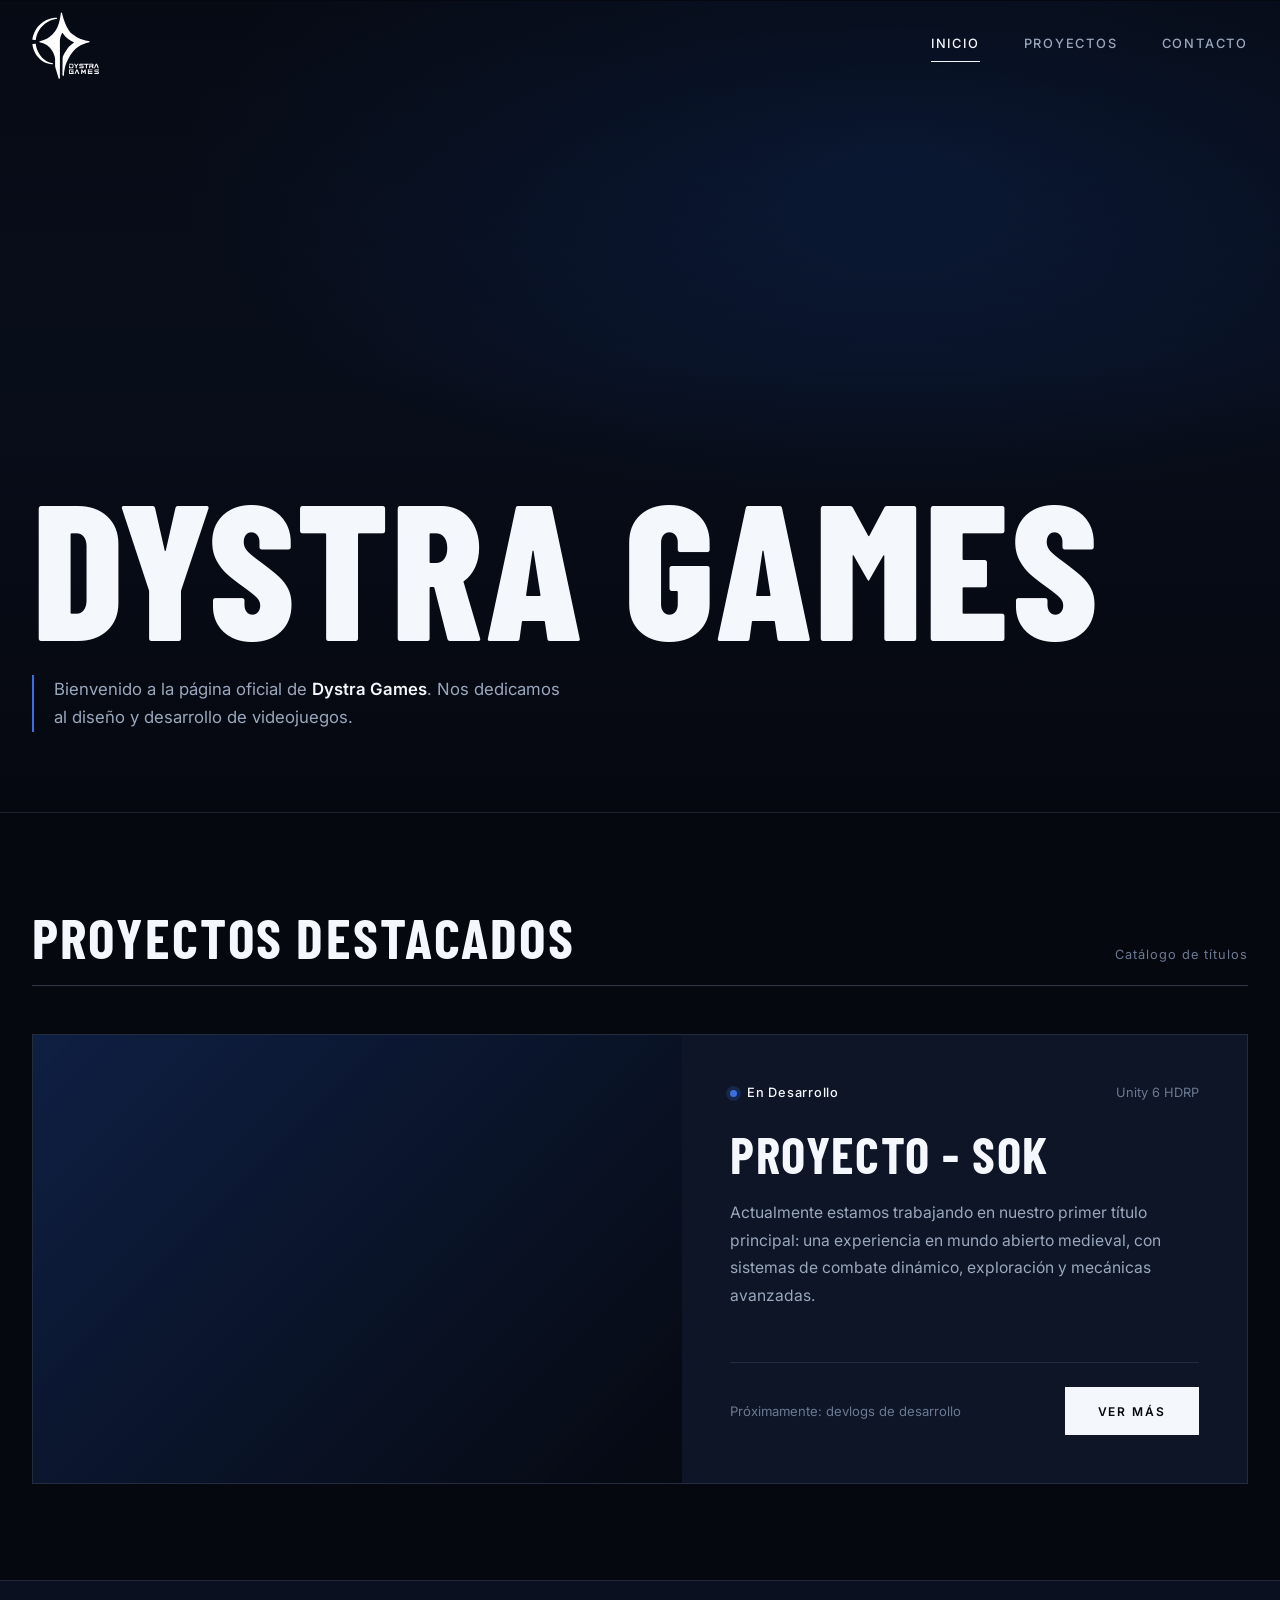
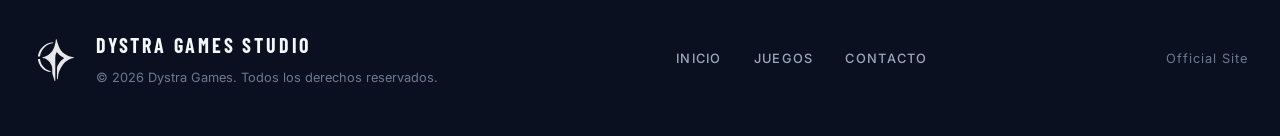
<file: index.html>
<!DOCTYPE html>
<html lang="es">
<head>
    <meta charset="UTF-8">
    <meta name="viewport" content="width=device-width, initial-scale=1.0">

    <!-- SEO Básico -->
    <title>Dystra Games</title>
    <meta name="description" content="Sitio oficial de Dystra Games. Estudio enfocado en el desarrollo de videojuegos de aventura y mundo abierto.">
    <meta name="keywords" content="Dystra Games, desarrollo de videojuegos, juegos, Unity, SOK">
    <meta name="author" content="Dystra Games">
    <meta name="theme-color" content="#05080f">
    <meta name="robots" content="index, follow">
    <link rel="canonical" href="https://dystragames.com/">

    <!-- Icono de la pestaña -->
    <link rel="icon" href="/favicon.png" type="image/png">
    <link rel="apple-touch-icon" href="/apple-touch-icon.png">

    <!-- Open Graph (al compartir en redes y mensajería) -->
    <meta property="og:type" content="website">
    <meta property="og:site_name" content="Dystra Games">
    <meta property="og:title" content="Dystra Games">
    <meta property="og:description" content="Sitio oficial de Dystra Games. Estudio enfocado en el desarrollo de videojuegos de aventura y mundo abierto.">
    <meta property="og:url" content="https://dystragames.com/">
    <meta property="og:locale" content="es_ES">
    <meta name="twitter:card" content="summary">
    <meta name="twitter:title" content="Dystra Games">
    <meta name="twitter:description" content="Sitio oficial de Dystra Games. Estudio enfocado en el desarrollo de videojuegos de aventura y mundo abierto.">

    <!-- Datos estructurados: le dicen a Google que Dystra Games es una organización -->
    <script type="application/ld+json">
    {
        "@context": "https://schema.org",
        "@type": "Organization",
        "name": "Dystra Games",
        "url": "https://dystragames.com/",
        "logo": "https://dystragames.com/favicon.png",
        "description": "Estudio de desarrollo de videojuegos de aventura y mundo abierto."
    }
    </script>

    <!-- Tipografías -->
    <link rel="preconnect" href="https://fonts.googleapis.com">
    <link rel="preconnect" href="https://fonts.gstatic.com" crossorigin>
    <link href="https://fonts.googleapis.com/css2?family=Barlow+Condensed:wght@500;600;700;800&family=Inter:wght@400;500;600&display=swap" rel="stylesheet">

    <!-- Estilos Personalizados -->
    <link rel="stylesheet" href="styles.css">
</head>
<body data-pagina="inicio">

    <!-- Header, overlay y menú lateral: los inserta script.js -->
    <div id="layout-header"></div>

    <main>
        <!-- Sección Principal (Hero) -->
        <section id="inicio" class="hero">
            <!-- Espacio reservado para imagen o video de fondo -->
            <div class="hero-media"></div>

            <div class="hero-content">
                <h1 class="hero-title">Dystra Games</h1>
                <p class="hero-description">
                    Bienvenido a la página oficial de <strong>Dystra Games</strong>. Nos dedicamos al diseño y desarrollo de videojuegos.
                </p>
            </div>
        </section>

        <!-- Sección de Proyectos -->
        <section id="proyectos" class="section-container">
            <div class="section-header">
                <h2>Proyectos destacados</h2>
                <span>Catálogo de títulos</span>
            </div>

            <!-- Contenedor donde JavaScript insertará las tarjetas -->
            <div id="contenedor-proyectos" class="projects-list">
                <!-- Generado dinámicamente -->
            </div>
        </section>
    </main>

    <!-- Pie de página: lo inserta script.js -->
    <div id="layout-footer"></div>

    <!-- Lógica de JavaScript -->
    <script src="/datos/proyectos.js"></script>
    <script src="/script.js"></script>
</body>
</html>
</file>
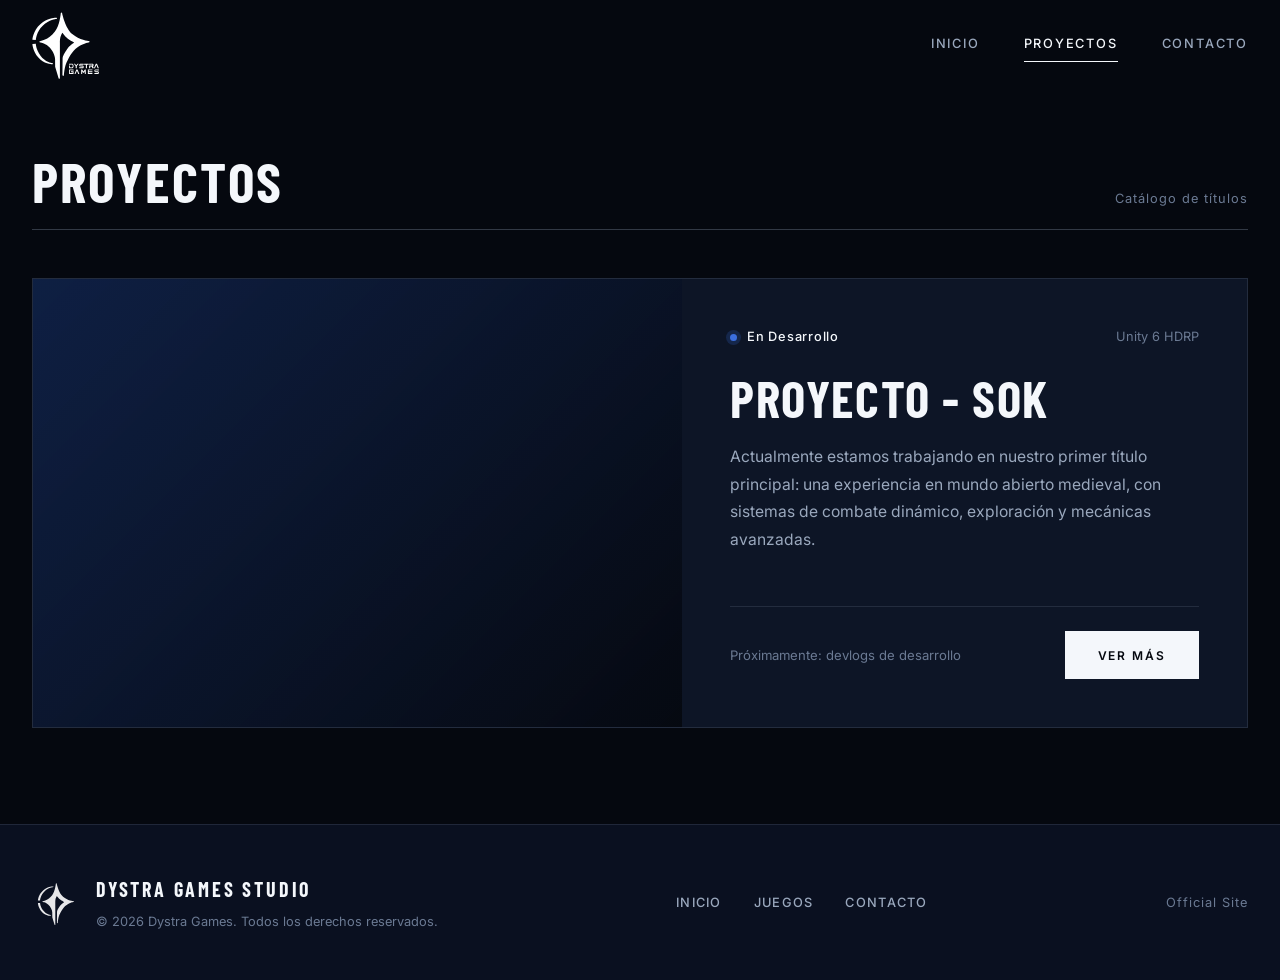
<file: Proyectos/index.html>
<!DOCTYPE html>
<html lang="es">
<head>
    <meta charset="UTF-8">
    <meta name="viewport" content="width=device-width, initial-scale=1.0">
    <title>Proyectos | Dystra Games</title>
    <meta name="description" content="Sitio oficial de Dystra Games. Estudio enfocado en el desarrollo de videojuegos de aventura y mundo abierto.">
    <meta name="theme-color" content="#05080f">
    <link rel="canonical" href="https://dystragames.com/proyectos/">
    <link rel="icon" href="/favicon.svg" type="image/svg+xml">
    <link rel="preconnect" href="https://fonts.googleapis.com">
    <link rel="preconnect" href="https://fonts.gstatic.com" crossorigin>
    <link href="https://fonts.googleapis.com/css2?family=Barlow+Condensed:wght@500;600;700;800&family=Inter:wght@400;500;600&display=swap" rel="stylesheet">
    <link rel="stylesheet" href="/styles.css">
</head>
<body data-pagina="proyectos">

    <div id="layout-header"></div>

    <main>
        <section class="section-container interior">
            <div class="section-header">
                <h1>Proyectos</h1>
                <span>Catálogo de títulos</span>
            </div>
            <div id="contenedor-proyectos" class="projects-list"></div>
        </section>
    </main>

    <div id="layout-footer"></div>

    <script src="/datos/proyectos.js"></script>
    <script src="/script.js"></script>
</body>
</html>
</file>
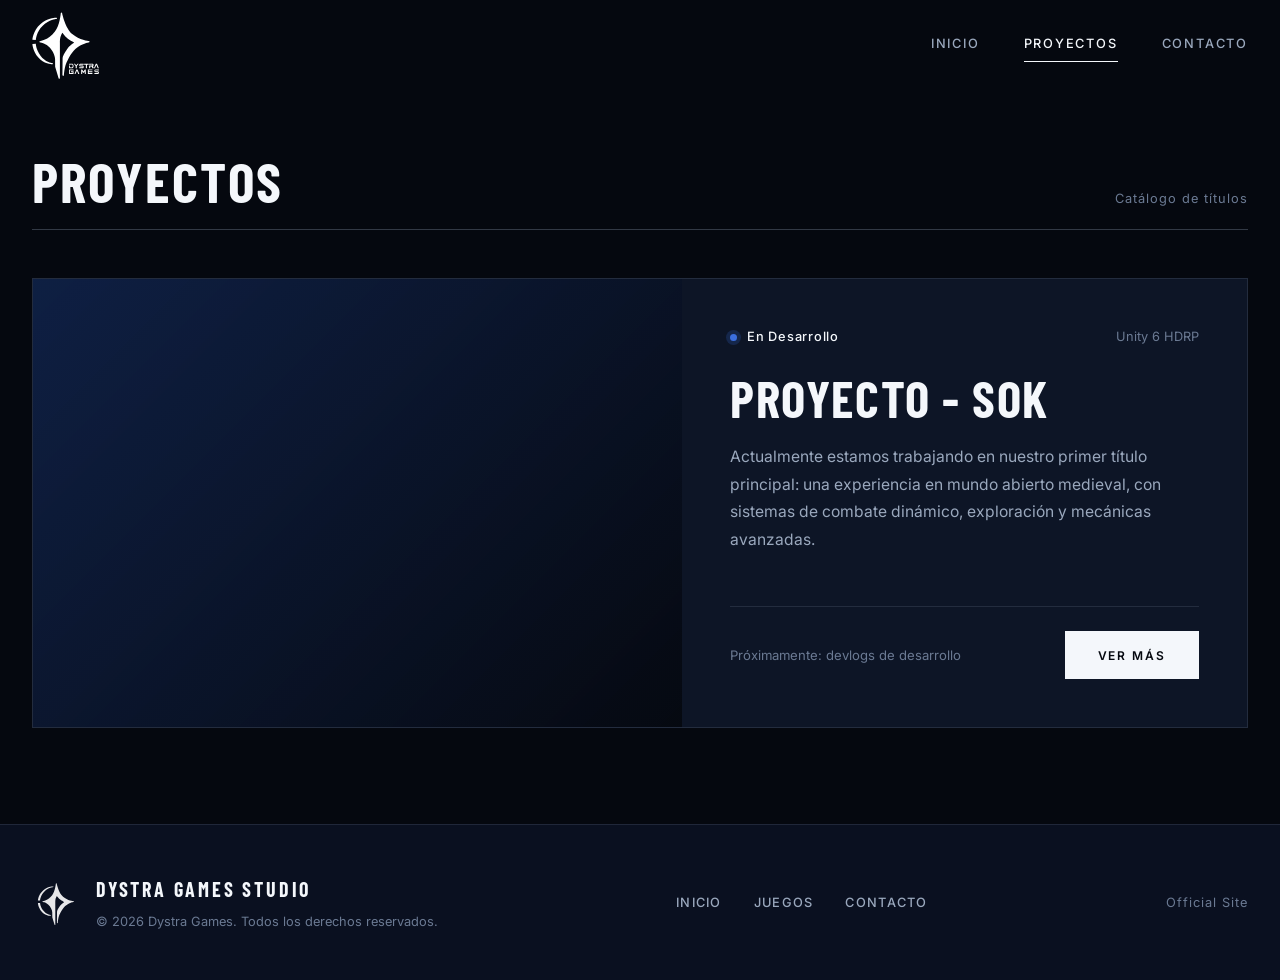
<file: proyectos/index.html>
<!DOCTYPE html>
<html lang="es">
<head>
    <meta charset="UTF-8">
    <meta name="viewport" content="width=device-width, initial-scale=1.0">
    <title>Proyectos | Dystra Games</title>
    <meta name="description" content="Sitio oficial de Dystra Games. Estudio enfocado en el desarrollo de videojuegos de aventura y mundo abierto.">
    <meta name="theme-color" content="#05080f">
    <link rel="canonical" href="https://dystragames.com/proyectos/">
    <link rel="icon" href="/favicon.png" type="image/png">
    <link rel="apple-touch-icon" href="/apple-touch-icon.png">
    <link rel="preconnect" href="https://fonts.googleapis.com">
    <link rel="preconnect" href="https://fonts.gstatic.com" crossorigin>
    <link href="https://fonts.googleapis.com/css2?family=Barlow+Condensed:wght@500;600;700;800&family=Inter:wght@400;500;600&display=swap" rel="stylesheet">
    <link rel="stylesheet" href="/styles.css">
</head>
<body data-pagina="proyectos">

    <div id="layout-header"></div>

    <main>
        <section class="section-container interior">
            <div class="section-header">
                <h1>Proyectos</h1>
                <span>Catálogo de títulos</span>
            </div>
            <div id="contenedor-proyectos" class="projects-list"></div>
        </section>
    </main>

    <div id="layout-footer"></div>

    <script src="/datos/proyectos.js"></script>
    <script src="/script.js"></script>
</body>
</html>
</file>
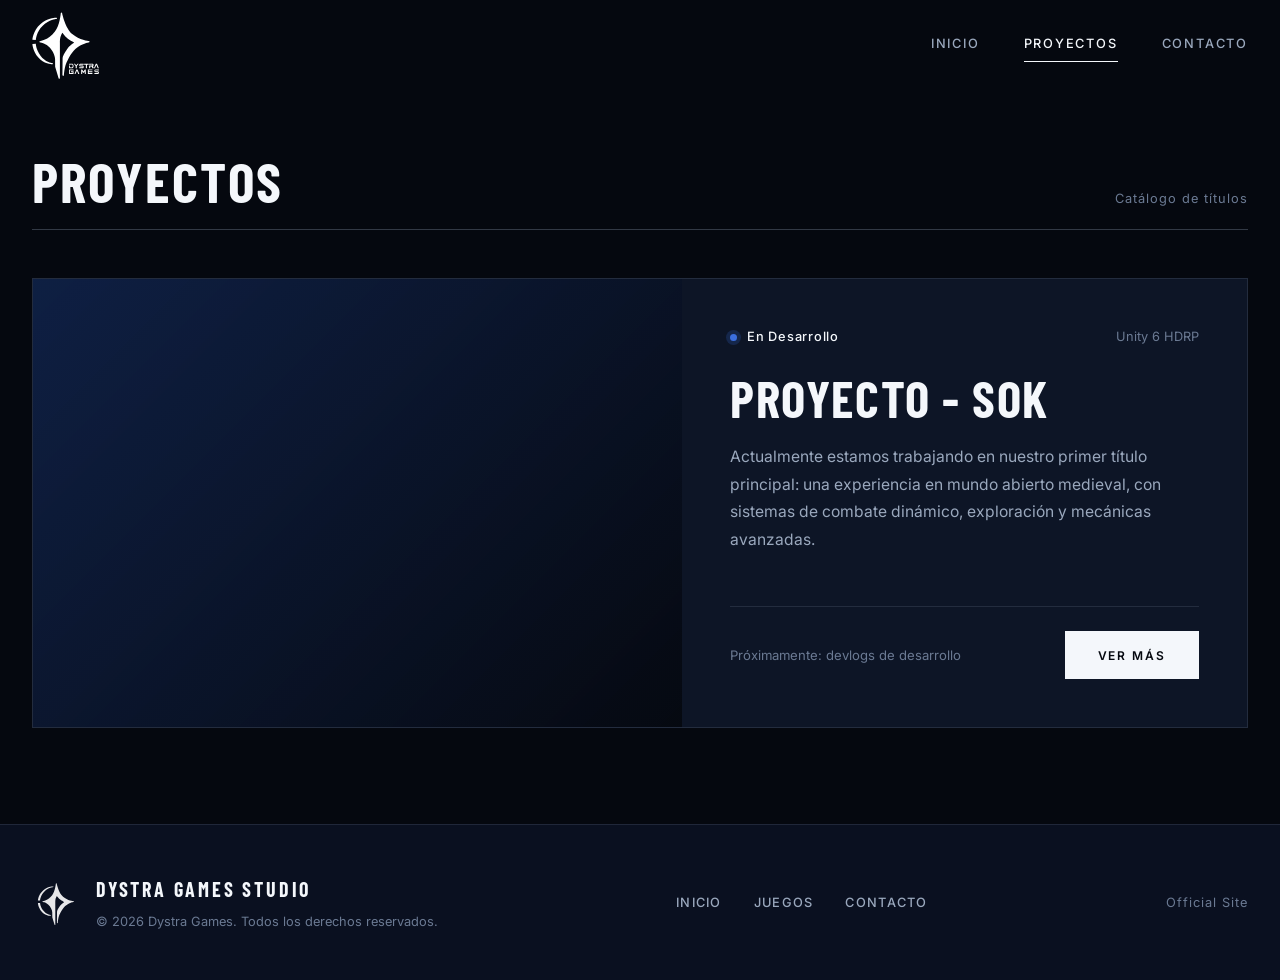
<file: Proyectos/SOK/index.html>
<!DOCTYPE html>
<html lang="es">
<head>
    <meta charset="UTF-8">
    <meta name="viewport" content="width=device-width, initial-scale=1.0">
    <title>Proyecto - SOK | Dystra Games</title>
    <meta name="description" content="Proyecto - SOK: experiencia en mundo abierto medieval con combate dinámico y exploración, en desarrollo por Dystra Games.">
    <meta name="theme-color" content="#05080f">
    <link rel="canonical" href="https://dystragames.com/proyectos/sok/">
    <link rel="icon" href="/favicon.svg" type="image/svg+xml">
    <link rel="preconnect" href="https://fonts.googleapis.com">
    <link rel="preconnect" href="https://fonts.gstatic.com" crossorigin>
    <link href="https://fonts.googleapis.com/css2?family=Barlow+Condensed:wght@500;600;700;800&family=Inter:wght@400;500;600&display=swap" rel="stylesheet">
    <link rel="stylesheet" href="/styles.css">
</head>
<body data-pagina="proyectos">

    <div id="layout-header"></div>

    <main>
        <section class="section-container interior">
            <a class="back-link" href="/proyectos/">&larr; Proyectos</a>
            <!-- script.js saca el juego de la dirección (/proyectos/sok/ -> sok) y lo dibuja aquí -->
            <div id="detalle-proyecto" class="detail"></div>
        </section>
    </main>

    <div id="layout-footer"></div>

    <script src="datos.js"></script>
    <script src="/datos/proyectos.js"></script>
    <script src="/script.js"></script>
</body>
</html>
</file>
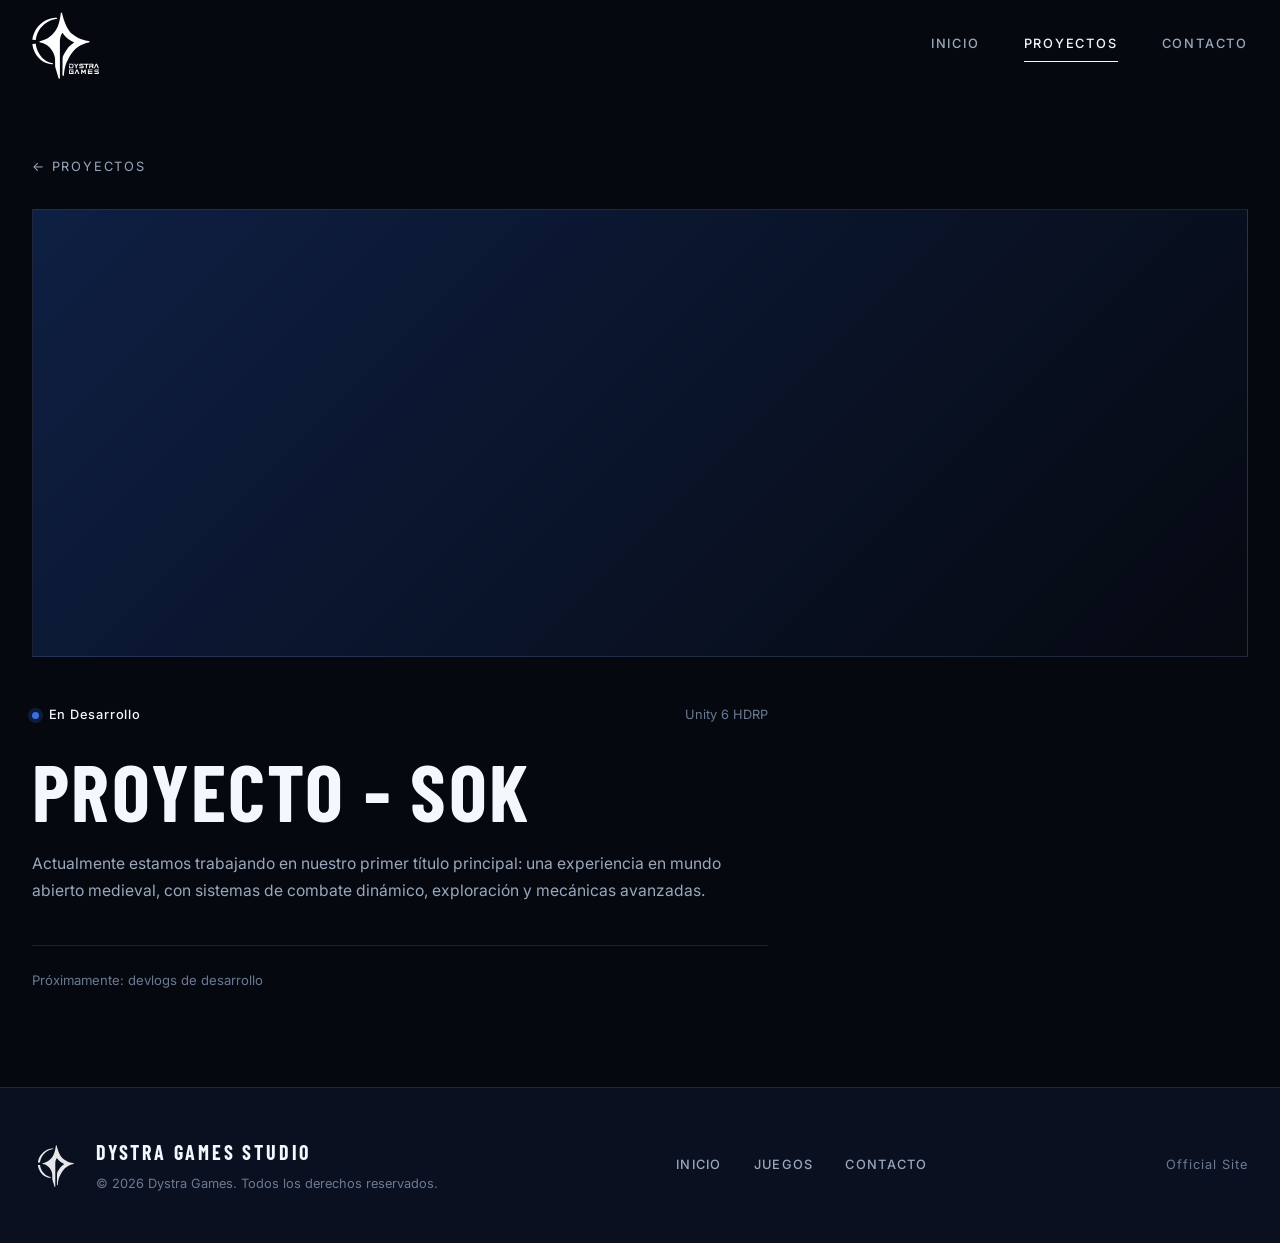
<file: proyectos/sok/index.html>
<!DOCTYPE html>
<html lang="es">
<head>
    <meta charset="UTF-8">
    <meta name="viewport" content="width=device-width, initial-scale=1.0">
    <title>Proyecto - SOK | Dystra Games</title>
    <meta name="description" content="Proyecto - SOK: experiencia en mundo abierto medieval con combate dinámico y exploración, en desarrollo por Dystra Games.">
    <meta name="theme-color" content="#05080f">
    <link rel="canonical" href="https://dystragames.com/proyectos/sok/">
    <link rel="icon" href="/favicon.png" type="image/png">
    <link rel="apple-touch-icon" href="/apple-touch-icon.png">
    <link rel="preconnect" href="https://fonts.googleapis.com">
    <link rel="preconnect" href="https://fonts.gstatic.com" crossorigin>
    <link href="https://fonts.googleapis.com/css2?family=Barlow+Condensed:wght@500;600;700;800&family=Inter:wght@400;500;600&display=swap" rel="stylesheet">
    <link rel="stylesheet" href="/styles.css">
</head>
<body data-pagina="proyectos">

    <div id="layout-header"></div>

    <main>
        <section class="section-container interior">
            <a class="back-link" href="/proyectos/">&larr; Proyectos</a>
            <!-- script.js saca el juego de la dirección (/proyectos/sok/ -> sok) y lo dibuja aquí -->
            <div id="detalle-proyecto" class="detail"></div>
        </section>
    </main>

    <div id="layout-footer"></div>

    <script src="datos.js"></script>
    <script src="/datos/proyectos.js"></script>
    <script src="/script.js"></script>
</body>
</html>
</file>
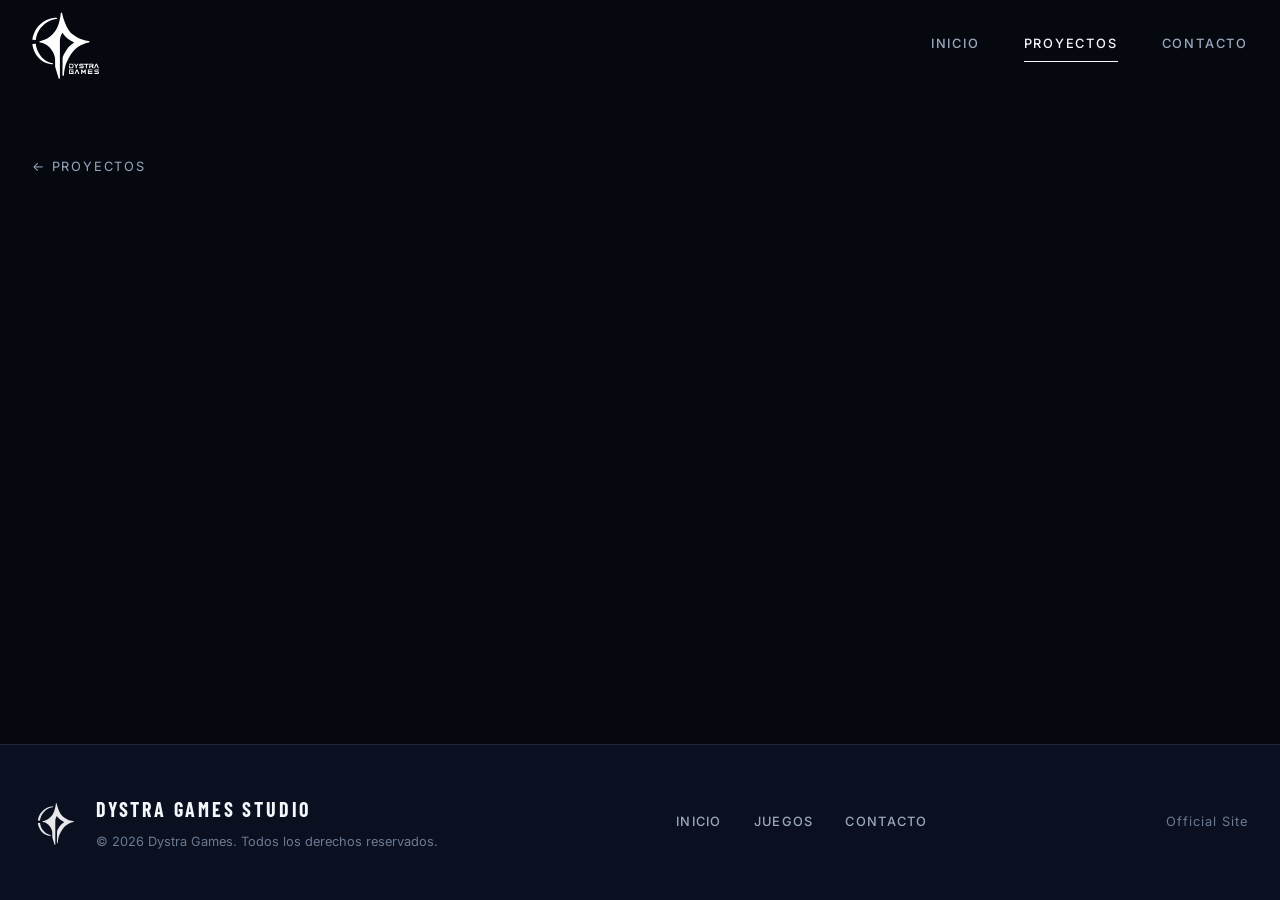
<file: proyecto.html>
<!DOCTYPE html>
<html lang="es">
<head>
    <meta charset="UTF-8">
    <meta name="viewport" content="width=device-width, initial-scale=1.0">
    <title>Proyecto | Dystra Games</title>
    <meta name="description" content="Sitio oficial de Dystra Games. Estudio enfocado en el desarrollo de videojuegos de aventura y mundo abierto.">
    <meta name="theme-color" content="#05080f">
    <link rel="canonical" href="https://dystragames.com/proyectos.html">
    
    <link rel="icon" href="favicon.svg" type="image/svg+xml">
    <link rel="preconnect" href="https://fonts.googleapis.com">
    <link rel="preconnect" href="https://fonts.gstatic.com" crossorigin>
    <link href="https://fonts.googleapis.com/css2?family=Barlow+Condensed:wght@500;600;700;800&family=Inter:wght@400;500;600&display=swap" rel="stylesheet">
    <link rel="stylesheet" href="styles.css">
</head>
<body data-pagina="proyectos">

    <div id="layout-header"></div>

    <main>
        <section class="section-container interior">
            <a class="back-link" href="proyectos.html">&larr; Proyectos</a>
            <!-- script.js lee ?id=... de la dirección y dibuja el proyecto aquí -->
            <div id="detalle-proyecto" class="detail"></div>
        </section>
    </main>

    <div id="layout-footer"></div>

    <script src="script.js"></script>
</body>
</html>
</file>
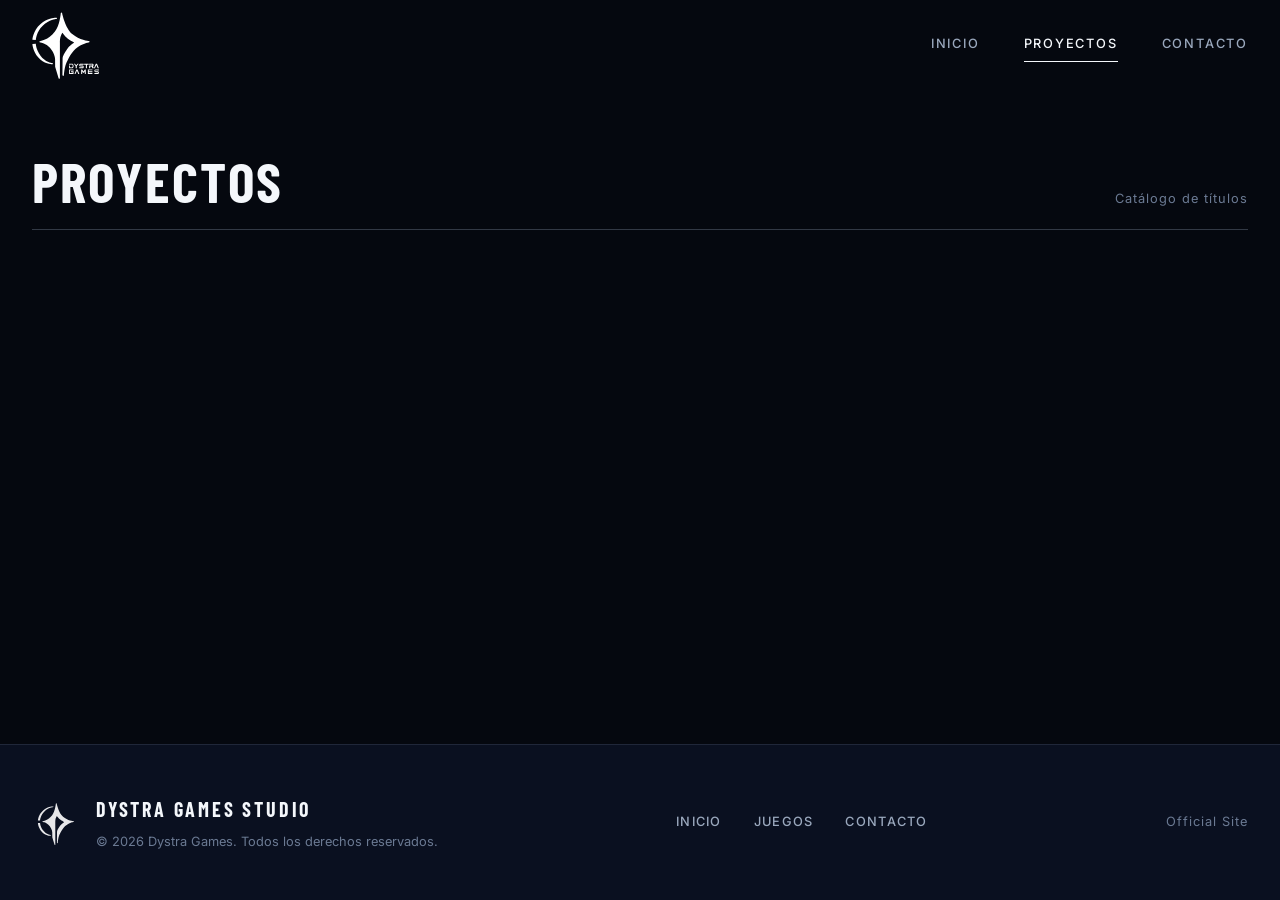
<file: proyectos.html>
<!DOCTYPE html>
<html lang="es">
<head>
    <meta charset="UTF-8">
    <meta name="viewport" content="width=device-width, initial-scale=1.0">
    <title>Proyectos | Dystra Games</title>
    <meta name="description" content="Sitio oficial de Dystra Games. Estudio enfocado en el desarrollo de videojuegos de aventura y mundo abierto.">
    <meta name="theme-color" content="#05080f">
    <link rel="canonical" href="https://dystragames.com/proyectos.html">
    <link rel="icon" href="favicon.svg" type="image/svg+xml">
    <link rel="preconnect" href="https://fonts.googleapis.com">
    <link rel="preconnect" href="https://fonts.gstatic.com" crossorigin>
    <link href="https://fonts.googleapis.com/css2?family=Barlow+Condensed:wght@500;600;700;800&family=Inter:wght@400;500;600&display=swap" rel="stylesheet">
    <link rel="stylesheet" href="styles.css">
</head>
<body data-pagina="proyectos">

    <div id="layout-header"></div>

    <main>
        <section class="section-container interior">
            <div class="section-header">
                <h1>Proyectos</h1>
                <span>Catálogo de títulos</span>
            </div>
            <div id="contenedor-proyectos" class="projects-list"></div>
        </section>
    </main>

    <div id="layout-footer"></div>

    <script src="script.js"></script>
</body>
</html>
</file>
<file: styles.css>
/* Dystra Games - Estilos globales */

:root {
    --bg: #05080f;
    --bg-soft: #0a1020;
    --surface: #0d1526;
    --line: rgba(148, 163, 184, 0.16);
    --line-strong: rgba(148, 163, 184, 0.32);
    --text: #f4f7fb;
    --text-muted: #9aa8bd;
    --text-dim: #6b7a93;
    --blue: #3b6fe0;
    --font-display: "Barlow Condensed", "Arial Narrow", Impact, sans-serif;
    --font-body: "Inter", system-ui, -apple-system, "Segoe UI", sans-serif;
    --header-h: 4.5rem;
}

*, *::before, *::after { box-sizing: border-box; }

html {
    scroll-behavior: smooth;
    scroll-padding-top: var(--header-h);
}

body {
    margin: 0;
    min-height: 100vh;
    display: flex;
    flex-direction: column;
    background-color: var(--bg);
    color: var(--text);
    font-family: var(--font-body);
    font-size: 1rem;
    line-height: 1.6;
    -webkit-font-smoothing: antialiased;
}

main { flex-grow: 1; }

a { color: inherit; text-decoration: none; }

:focus-visible {
    outline: 2px solid var(--blue);
    outline-offset: 3px;
}

/* 1. Header & Navegación Principal */
.header-main {
    position: sticky;
    top: 0;
    z-index: 40;
    background-color: transparent;
    border-bottom: 1px solid transparent;
    transition: background-color 0.3s ease, border-color 0.3s ease, backdrop-filter 0.3s ease;
}

.header-main.scrolled {
    background-color: rgba(5, 8, 15, 0.86);
    border-bottom-color: var(--line);
    backdrop-filter: blur(14px);
    -webkit-backdrop-filter: blur(14px);
}

.header-container {
    width: 100%;
    max-width: 90rem;
    height: var(--header-h);
    margin: 0 auto;
    padding: 0 2rem;
    display: flex;
    justify-content: space-between;
    align-items: center;
}

.logo-text {
    font-family: var(--font-display);
    font-size: 1.6rem;
    font-weight: 800;
    letter-spacing: 0.12em;
    text-transform: uppercase;
    color: var(--text);
    line-height: 1;
}

.nav-desktop {
    display: none;
    gap: 2.75rem;
}

.nav-desktop a {
    position: relative;
    padding: 0.5rem 0;
    font-size: 0.8rem;
    font-weight: 500;
    letter-spacing: 0.14em;
    text-transform: uppercase;
    color: var(--text-muted);
    transition: color 0.2s ease;
}

.nav-desktop a::after {
    content: "";
    position: absolute;
    left: 0;
    bottom: 0;
    width: 100%;
    height: 1px;
    background: var(--text);
    transform: scaleX(0);
    transform-origin: left;
    transition: transform 0.25s ease;
}

.nav-desktop a:hover { color: var(--text); }
.nav-desktop a:hover::after { transform: scaleX(1); }

.btn-hamburger {
    color: var(--text);
    background: transparent;
    border: none;
    cursor: pointer;
    padding: 0.5rem;
    display: flex;
}

@media (min-width: 768px) {
    .nav-desktop { display: flex; }
    .btn-hamburger { display: none; }
}

/* 2. Menú Lateral (Drawer) */
.menu-overlay {
    position: fixed;
    inset: 0;
    background-color: rgba(0, 0, 0, 0.7);
    backdrop-filter: blur(4px);
    z-index: 50;
    opacity: 0;
    pointer-events: none;
    transition: opacity 0.3s ease;
}

.menu-overlay.active {
    opacity: 1;
    pointer-events: auto;
}

.sidebar-drawer {
    position: fixed;
    top: 0;
    right: 0;
    width: 80vw;
    max-width: 320px;
    height: 100%;
    background-color: var(--bg-soft);
    border-left: 1px solid var(--line);
    z-index: 60;
    transform: translateX(100%);
    transition: transform 0.35s cubic-bezier(0.4, 0, 0.2, 1);
    display: flex;
    flex-direction: column;
    padding: 1.5rem;
    visibility: hidden;
}

.sidebar-drawer.active {
    transform: translateX(0);
    visibility: visible;
}

.sidebar-header {
    display: flex;
    justify-content: space-between;
    align-items: center;
    padding-bottom: 1.5rem;
    border-bottom: 1px solid var(--line);
}

.btn-close {
    background: transparent;
    border: none;
    color: var(--text-muted);
    font-size: 2rem;
    cursor: pointer;
    line-height: 1;
    padding: 0 0.25rem;
    transition: color 0.2s ease;
}

.btn-close:hover { color: var(--text); }

.sidebar-nav {
    display: flex;
    flex-direction: column;
    margin-top: 1rem;
}

.sidebar-link {
    padding: 1.1rem 0;
    border-bottom: 1px solid var(--line);
    font-family: var(--font-display);
    font-size: 1.6rem;
    font-weight: 600;
    letter-spacing: 0.08em;
    text-transform: uppercase;
    color: var(--text-muted);
    transition: color 0.2s ease, padding-left 0.2s ease;
}

.sidebar-link:hover {
    color: var(--text);
    padding-left: 0.5rem;
}

/* 3. Hero */
.hero {
    position: relative;
    display: flex;
    align-items: flex-end;
    min-height: calc(100vh - var(--header-h));
    min-height: calc(100svh - var(--header-h));
    margin-top: calc(var(--header-h) * -1);
    padding: calc(var(--header-h) + 3rem) 2rem 5rem;
    overflow: hidden;
    border-bottom: 1px solid var(--line);
}

/* Reemplazar con imagen o video: background-image / <video> dentro de este contenedor */
.hero-media {
    position: absolute;
    inset: 0;
    background:
        linear-gradient(to top, var(--bg) 0%, rgba(5, 8, 15, 0.35) 55%, rgba(5, 8, 15, 0.7) 100%),
        radial-gradient(ellipse 80% 60% at 70% 20%, #0f2a5c 0%, transparent 70%),
        var(--bg-soft);
    background-size: cover;
    background-position: center;
}

.hero-media video,
.hero-media img {
    width: 100%;
    height: 100%;
    object-fit: cover;
}

.hero-content {
    position: relative;
    width: 100%;
    max-width: 90rem;
    margin: 0 auto;
    animation: entrada 0.9s cubic-bezier(0.2, 0.6, 0.2, 1) both;
}

.hero-title {
    margin: 0 0 1.75rem;
    font-family: var(--font-display);
    font-size: clamp(4rem, 15vw, 12rem);
    font-weight: 800;
    line-height: 0.86;
    letter-spacing: 0.01em;
    text-transform: uppercase;
    color: var(--text);
}

.hero-description {
    max-width: 34rem;
    margin: 0;
    padding-left: 1.25rem;
    border-left: 2px solid var(--blue);
    font-size: 1.05rem;
    color: var(--text-muted);
    line-height: 1.7;
}

.hero-description strong {
    color: var(--text);
    font-weight: 600;
}

@keyframes entrada {
    from { opacity: 0; transform: translateY(24px); }
    to   { opacity: 1; transform: translateY(0); }
}

/* 4. Secciones */
.section-container {
    width: 100%;
    max-width: 90rem;
    margin: 0 auto;
    padding: 6rem 2rem;
}

.section-header {
    display: flex;
    flex-wrap: wrap;
    justify-content: space-between;
    align-items: baseline;
    gap: 0.75rem;
    margin-bottom: 3rem;
    padding-bottom: 1.25rem;
    border-bottom: 1px solid var(--line-strong);
}

.section-header h2 {
    margin: 0;
    font-family: var(--font-display);
    font-size: clamp(2.25rem, 5vw, 3.5rem);
    font-weight: 700;
    line-height: 1;
    letter-spacing: 0.04em;
    text-transform: uppercase;
    color: var(--text);
}

.section-header span {
    font-size: 0.8rem;
    letter-spacing: 0.08em;
    color: var(--text-dim);
}

.projects-list {
    display: flex;
    flex-direction: column;
    gap: 2.5rem;
    width: 100%;
}

/* 5. Tarjeta de proyecto */
.project-card {
    display: grid;
    grid-template-columns: 1fr;
    background-color: var(--surface);
    border: 1px solid var(--line);
    overflow: hidden;
    transition: border-color 0.3s ease;
}

.project-card:hover { border-color: var(--line-strong); }

/* Espacio reservado para imagen / video / tráiler del juego */
.project-media {
    position: relative;
    aspect-ratio: 16 / 9;
    background:
        linear-gradient(135deg, rgba(20, 50, 110, 0.45), rgba(5, 8, 15, 0.9)),
        var(--bg-soft);
    overflow: hidden;
}

.project-media img,
.project-media video {
    width: 100%;
    height: 100%;
    object-fit: cover;
    transition: transform 0.7s ease;
}

.project-card:hover .project-media img,
.project-card:hover .project-media video {
    transform: scale(1.03);
}

.project-body {
    display: flex;
    flex-direction: column;
    justify-content: space-between;
    gap: 2.5rem;
    padding: 2rem;
}

.project-meta {
    display: flex;
    justify-content: space-between;
    align-items: center;
    gap: 1rem;
    margin-bottom: 1.5rem;
    font-size: 0.8rem;
}

.project-status {
    display: inline-flex;
    align-items: center;
    gap: 0.6rem;
    font-weight: 500;
    letter-spacing: 0.06em;
    color: var(--text);
}

.project-status::before {
    content: "";
    width: 7px;
    height: 7px;
    border-radius: 50%;
    background: var(--blue);
    box-shadow: 0 0 0 4px rgba(59, 111, 224, 0.2);
}

.project-engine { color: var(--text-dim); }

.project-title {
    margin: 0 0 1.25rem;
    font-family: var(--font-display);
    font-size: clamp(2.25rem, 4vw, 3.25rem);
    font-weight: 700;
    line-height: 1;
    letter-spacing: 0.03em;
    text-transform: uppercase;
    color: var(--text);
}

.project-text {
    margin: 0;
    max-width: 38rem;
    color: var(--text-muted);
    font-size: 0.98rem;
    line-height: 1.75;
}

.project-footer {
    display: flex;
    flex-direction: column;
    align-items: flex-start;
    gap: 1.25rem;
    padding-top: 1.5rem;
    border-top: 1px solid var(--line);
}

.project-note {
    font-size: 0.82rem;
    color: var(--text-dim);
}

.project-btn {
    padding: 0.85rem 2rem;
    background: var(--text);
    color: var(--bg);
    border: 1px solid var(--text);
    font-family: var(--font-body);
    font-size: 0.75rem;
    font-weight: 600;
    letter-spacing: 0.16em;
    text-transform: uppercase;
    cursor: pointer;
    transition: background-color 0.25s ease, color 0.25s ease;
}

.project-btn:hover {
    background: transparent;
    color: var(--text);
}

@media (min-width: 900px) {
    .project-card { grid-template-columns: 1.15fr 1fr; }
    .project-media { aspect-ratio: auto; min-height: 28rem; }
    .project-body { padding: 3rem; }
    .project-footer {
        flex-direction: row;
        justify-content: space-between;
        align-items: center;
    }
}

/* 6. Pie de página */
.footer-main {
    border-top: 1px solid var(--line);
    background-color: var(--bg-soft);
}

.footer-container {
    width: 100%;
    max-width: 90rem;
    margin: 0 auto;
    padding: 3rem 2rem;
    display: flex;
    flex-direction: column;
    gap: 2rem;
    align-items: center;
    text-align: center;
    font-size: 0.8rem;
    color: var(--text-dim);
}

.footer-brand span {
    font-family: var(--font-display);
    font-size: 1.25rem;
    font-weight: 700;
    letter-spacing: 0.14em;
    text-transform: uppercase;
    color: var(--text);
}

.footer-brand p { margin: 0.4rem 0 0; }

.footer-nav {
    display: flex;
    gap: 2rem;
    font-weight: 500;
    letter-spacing: 0.1em;
    text-transform: uppercase;
    color: var(--text-muted);
}

.footer-nav a { transition: color 0.2s ease; }
.footer-nav a:hover { color: var(--text); }

.footer-info { letter-spacing: 0.08em; }

@media (min-width: 768px) {
    .footer-container {
        flex-direction: row;
        justify-content: space-between;
        text-align: left;
    }
}

/* Accesibilidad: respetar preferencia de menos movimiento */
@media (prefers-reduced-motion: reduce) {
    html { scroll-behavior: auto; }
    *, *::before, *::after {
        animation: none !important;
        transition: none !important;
    }
}

/* 7. Páginas interiores (Proyectos y detalle) */
.nav-desktop a[aria-current="page"] { color: var(--text); }
.nav-desktop a[aria-current="page"]::after { transform: scaleX(1); }
.sidebar-link[aria-current="page"] { color: var(--text); }

.section-header h1 {
    margin: 0;
    font-family: var(--font-display);
    font-size: clamp(2.25rem, 5vw, 3.5rem);
    font-weight: 700;
    line-height: 1;
    letter-spacing: 0.04em;
    text-transform: uppercase;
    color: var(--text);
}

.interior { padding-top: 4rem; }

a.project-btn { display: inline-block; text-align: center; }

.back-link {
    display: inline-block;
    margin-bottom: 2rem;
    font-size: 0.8rem;
    letter-spacing: 0.14em;
    text-transform: uppercase;
    color: var(--text-muted);
    transition: color 0.2s ease;
}
.back-link:hover { color: var(--text); }

.detail { display: grid; gap: 3rem; }
.detail .project-media { border: 1px solid var(--line); }
.detail-body { max-width: 46rem; }
.detail-body .project-title { font-size: clamp(2.75rem, 7vw, 5rem); }
.detail-body .project-text { max-width: none; }
.detail-body .project-footer { margin-top: 2.5rem; }

/* 8. Detalle de juego: video, galería y novedades */
.bloque-video {
    position: relative;
    width: 100%;
    max-width: 56rem;
    aspect-ratio: 16 / 9;
    border: 1px solid var(--line);
    background: var(--bg-soft);
}
.bloque-video iframe { position: absolute; inset: 0; width: 100%; height: 100%; border: 0; }

.galeria {
    display: grid;
    grid-template-columns: repeat(auto-fill, minmax(18rem, 1fr));
    gap: 1rem;
}
.galeria img { width: 100%; aspect-ratio: 16 / 9; object-fit: cover; border: 1px solid var(--line); }

.novedades { display: flex; flex-direction: column; gap: 3rem; max-width: 56rem; }

.detail-subtitulo {
    margin: 0;
    padding-bottom: 1rem;
    border-bottom: 1px solid var(--line-strong);
    font-family: var(--font-display);
    font-size: clamp(1.75rem, 4vw, 2.5rem);
    font-weight: 700;
    letter-spacing: 0.04em;
    text-transform: uppercase;
}

.novedad { display: flex; flex-direction: column; gap: 1.25rem; }
.novedad-cabecera time { font-size: 0.8rem; letter-spacing: 0.08em; color: var(--text-dim); }
.novedad-cabecera h3 {
    margin: 0.25rem 0 0;
    font-family: var(--font-display);
    font-size: 1.75rem;
    font-weight: 700;
    letter-spacing: 0.03em;
    text-transform: uppercase;
}
.bloque-texto { margin: 0; color: var(--text-muted); line-height: 1.75; }
.bloque-imagen { width: 100%; max-width: 56rem; border: 1px solid var(--line); }

/* 9. Logos (los SVG tienen un margen interno transparente; el margin-left negativo lo compensa) */
.logo-link { display: flex; align-items: center; line-height: 0; }
.logo-img {
    --logo-h: 3.5rem;
    display: block;
    height: var(--logo-h);
    width: auto;
    aspect-ratio: 1 / 1;
    margin-left: calc(var(--logo-h) * -0.07);
}
.logo-img--menu { --logo-h: 3rem; margin-left: calc(var(--logo-h) * -0.12); }

.footer-brand { display: flex; align-items: center; justify-content: center; gap: 1rem; }
.footer-logo { display: block; height: 3rem; width: auto; aspect-ratio: 1 / 1; opacity: 0.9; }

@media (min-width: 768px) {
    :root { --header-h: 5.5rem; }
    .logo-img { --logo-h: 4.75rem; }
    .logo-img--menu { --logo-h: 3rem; }
    .footer-brand { justify-content: flex-start; }
}
</file>
